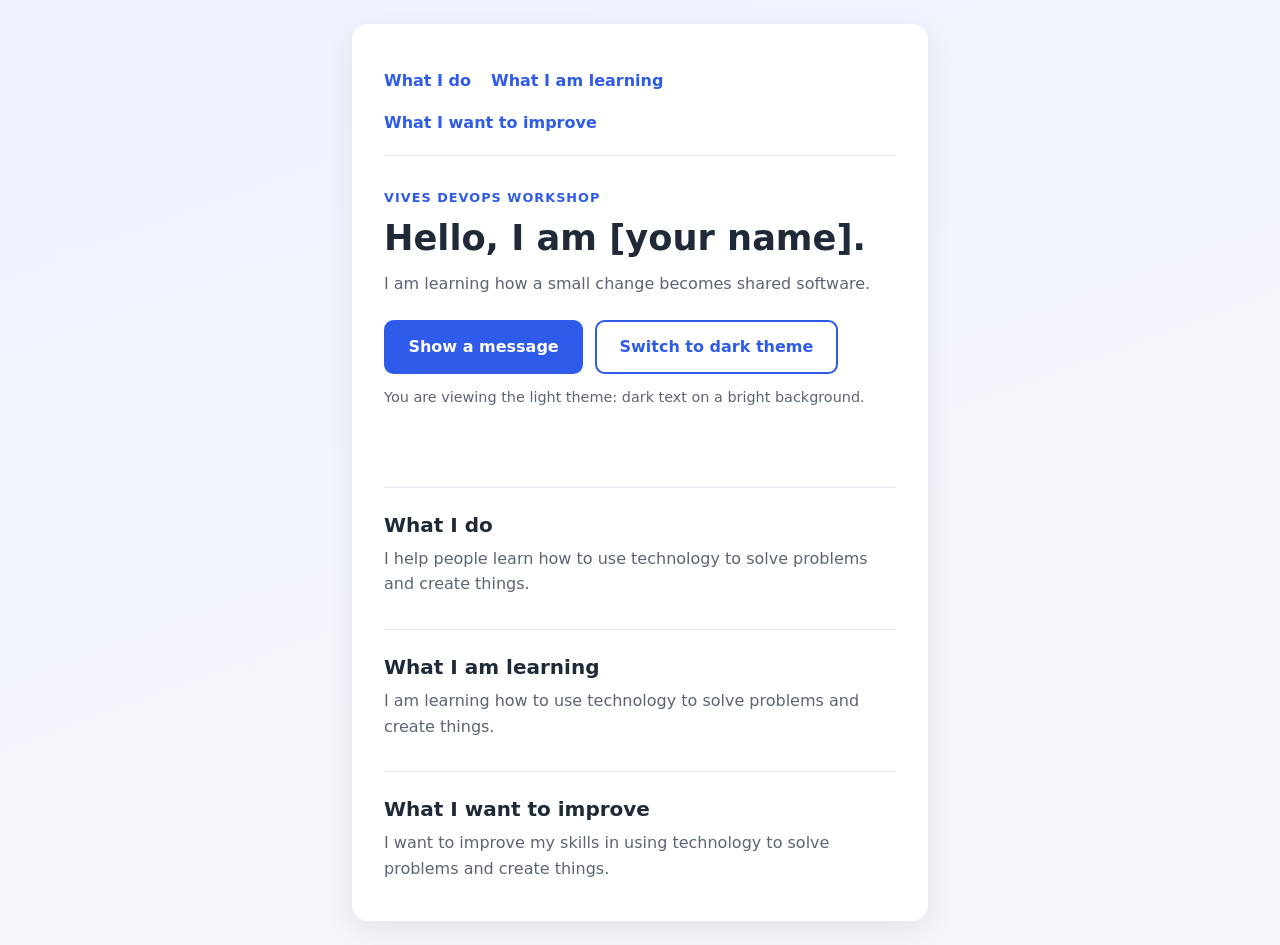
<file: index.html>
<!doctype html>
<html lang="en">
  <head>
    <meta charset="utf-8">
    <meta name="viewport" content="width=device-width, initial-scale=1">
    <title>Hello from Saleconix</title>
    <link rel="stylesheet" href="style.css">
  </head>
  <body>
    <main>
      <nav class="site-nav" aria-label="Page sections">
        <ul>
          <li><a href="#what-i-do">What I do</a></li>
          <li><a href="#what-i-am-learning">What I am learning</a></li>
          <li><a href="#what-i-want-to-improve">What I want to improve</a></li>
        </ul>
      </nav>

      <p class="eyebrow">VIVES DevOps workshop</p>
      <h1>Hello, I am [your name].</h1>
      <p>I am learning how a small change becomes shared software.</p>
      <div class="actions">
        <button id="message-button" type="button">Show a message</button>
        <button id="theme-button" type="button" aria-pressed="false">Switch to dark theme</button>
      </div>
      <p id="theme-status" class="theme-status">You are viewing the light theme: dark text on a bright background.</p>
      <p id="message" aria-live="polite"></p>

      <section id="what-i-do" aria-labelledby="what-i-do-title">
        <h2 id="what-i-do-title">What I do</h2>
        <p>I help people learn how to use technology to solve problems and create things.</p>
      </section>

      <section id="what-i-am-learning" aria-labelledby="what-i-am-learning-title">
        <h2 id="what-i-am-learning-title">What I am learning</h2>
        <p>I am learning how to use technology to solve problems and create things.</p>
      </section>

      <section id="what-i-want-to-improve" aria-labelledby="what-i-want-to-improve-title">
        <h2 id="what-i-want-to-improve-title">What I want to improve</h2>
        <p>I want to improve my skills in using technology to solve problems and create things.</p>
      </section>
    </main>
    <script src="script.js"></script>
  </body>
</html>
</file>
<file: style.css>
:root {
  --bg: #f4f6fb;
  --bg-top: #eef2ff;
  --card: #ffffff;
  --text: #1f2937;
  --muted: #5b6475;
  --accent: #2f5bea;
  --accent-dark: #2346b8;
  --on-accent: #ffffff;
  --focus: #b45309;
  --shadow: rgba(31, 41, 55, 0.08);
  --border: #e3e7f0;
  color-scheme: light;
}

:root[data-theme="dark"] {
  --bg: #0f1420;
  --bg-top: #1a2238;
  --card: #1b2130;
  --text: #e8ecf4;
  --muted: #a3adc2;
  --accent: #7c9cff;
  --accent-dark: #a2b8ff;
  --on-accent: #0f1420;
  --focus: #ffc857;
  --shadow: rgba(0, 0, 0, 0.4);
  --border: #2c3447;
  color-scheme: dark;
}

* {
  box-sizing: border-box;
}

html {
  scroll-behavior: smooth;
}

body {
  margin: 0;
  min-height: 100vh;
  min-height: 100dvh;
  display: grid;
  place-items: center;
  padding: clamp(0.75rem, 4vw, 1.5rem);
  background: linear-gradient(160deg, var(--bg-top) 0%, var(--bg) 60%);
  color: var(--text);
  font-family: system-ui, -apple-system, "Segoe UI", Roboto, sans-serif;
  line-height: 1.6;
  transition: background-color 0.2s ease, color 0.2s ease;
}

main {
  width: 100%;
  max-width: 36rem;
  padding: clamp(1.5rem, 6vw, 2.5rem) clamp(1.25rem, 5vw, 2rem);
  background: var(--card);
  border-radius: 1rem;
  box-shadow: 0 10px 30px var(--shadow);
}

.site-nav {
  margin: 0 0 2rem;
  padding-bottom: 1rem;
  border-bottom: 1px solid var(--border);
}

.site-nav ul {
  display: flex;
  flex-wrap: wrap;
  gap: 0.5rem 1.25rem;
  margin: 0;
  padding: 0;
  list-style: none;
}

.site-nav a {
  display: inline-block;
  padding: 0.25rem 0;
  color: var(--accent);
  font-weight: 600;
  text-decoration: none;
  border-radius: 0.25rem;
}

.site-nav a:hover {
  color: var(--accent-dark);
  text-decoration: underline;
  text-underline-offset: 0.2em;
}

a:focus-visible {
  outline: 3px solid var(--focus);
  outline-offset: 3px;
}

section {
  margin-top: 2rem;
  padding-top: 1.5rem;
  border-top: 1px solid var(--border);
  scroll-margin-top: 1rem;
}

section h2 {
  margin: 0 0 0.5rem;
  font-size: 1.25rem;
  line-height: 1.3;
}

section p {
  margin: 0;
}

.eyebrow {
  margin: 0 0 0.5rem;
  color: var(--accent);
  font-size: 0.8rem;
  font-weight: 700;
  letter-spacing: 0.08em;
  text-transform: uppercase;
}

h1 {
  margin: 0 0 0.75rem;
  font-size: clamp(1.6rem, 5vw, 2.2rem);
  line-height: 1.2;
  overflow-wrap: break-word;
}

p {
  margin: 0 0 1.5rem;
  color: var(--muted);
}

.actions {
  display: flex;
  flex-wrap: wrap;
  gap: 0.75rem;
}

button {
  padding: 0.75rem 1.4rem;
  border: 2px solid var(--accent);
  border-radius: 0.6rem;
  font: inherit;
  font-weight: 600;
  cursor: pointer;
  transition: background-color 0.15s ease, border-color 0.15s ease,
    color 0.15s ease, transform 0.15s ease;
}

button:active {
  transform: translateY(1px);
}

button:focus-visible {
  outline: 3px solid var(--focus);
  outline-offset: 3px;
}

#message-button {
  background: var(--accent);
  color: var(--on-accent);
}

#message-button:hover {
  background: var(--accent-dark);
  border-color: var(--accent-dark);
}

#theme-button {
  background: transparent;
  color: var(--accent);
}

#theme-button:hover {
  border-color: var(--accent-dark);
  color: var(--accent-dark);
}

.theme-status {
  margin: 0.75rem 0 0;
  font-size: 0.9rem;
}

#message {
  min-height: 1.6em;
  margin: 1.25rem 0 0;
  color: var(--text);
  font-weight: 500;
}

#message.is-visible {
  animation: fade-in 0.3s ease;
}

@keyframes fade-in {
  from {
    opacity: 0;
    transform: translateY(4px);
  }
  to {
    opacity: 1;
    transform: none;
  }
}

@media (max-width: 30rem) {
  main {
    border-radius: 0.75rem;
  }

  .actions {
    flex-direction: column;
  }

  .site-nav ul {
    flex-direction: column;
    gap: 0.25rem;
  }

  section {
    margin-top: 1.5rem;
    padding-top: 1.25rem;
  }
}

@media (prefers-reduced-motion: reduce) {
  html {
    scroll-behavior: auto;
  }

  body,
  button,
  #message.is-visible {
    transition: none;
    animation: none;
  }
}
</file>
